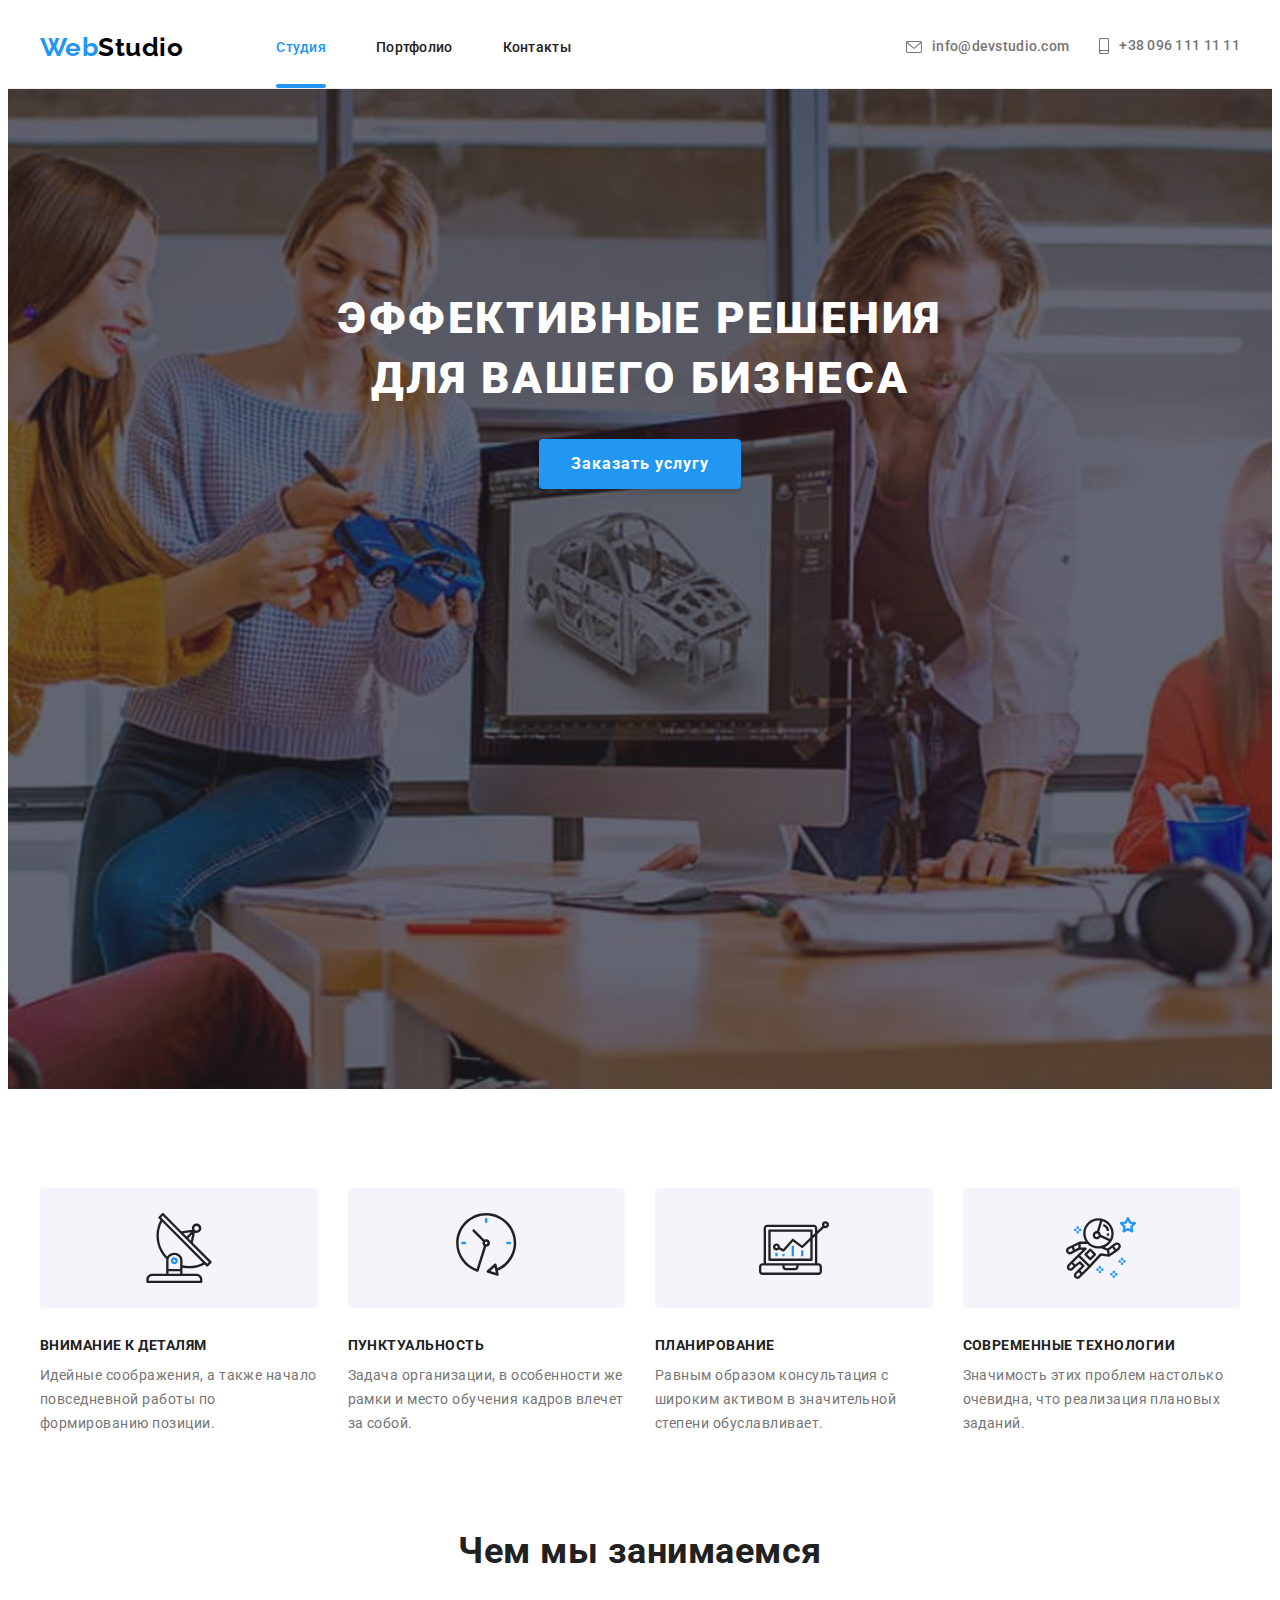
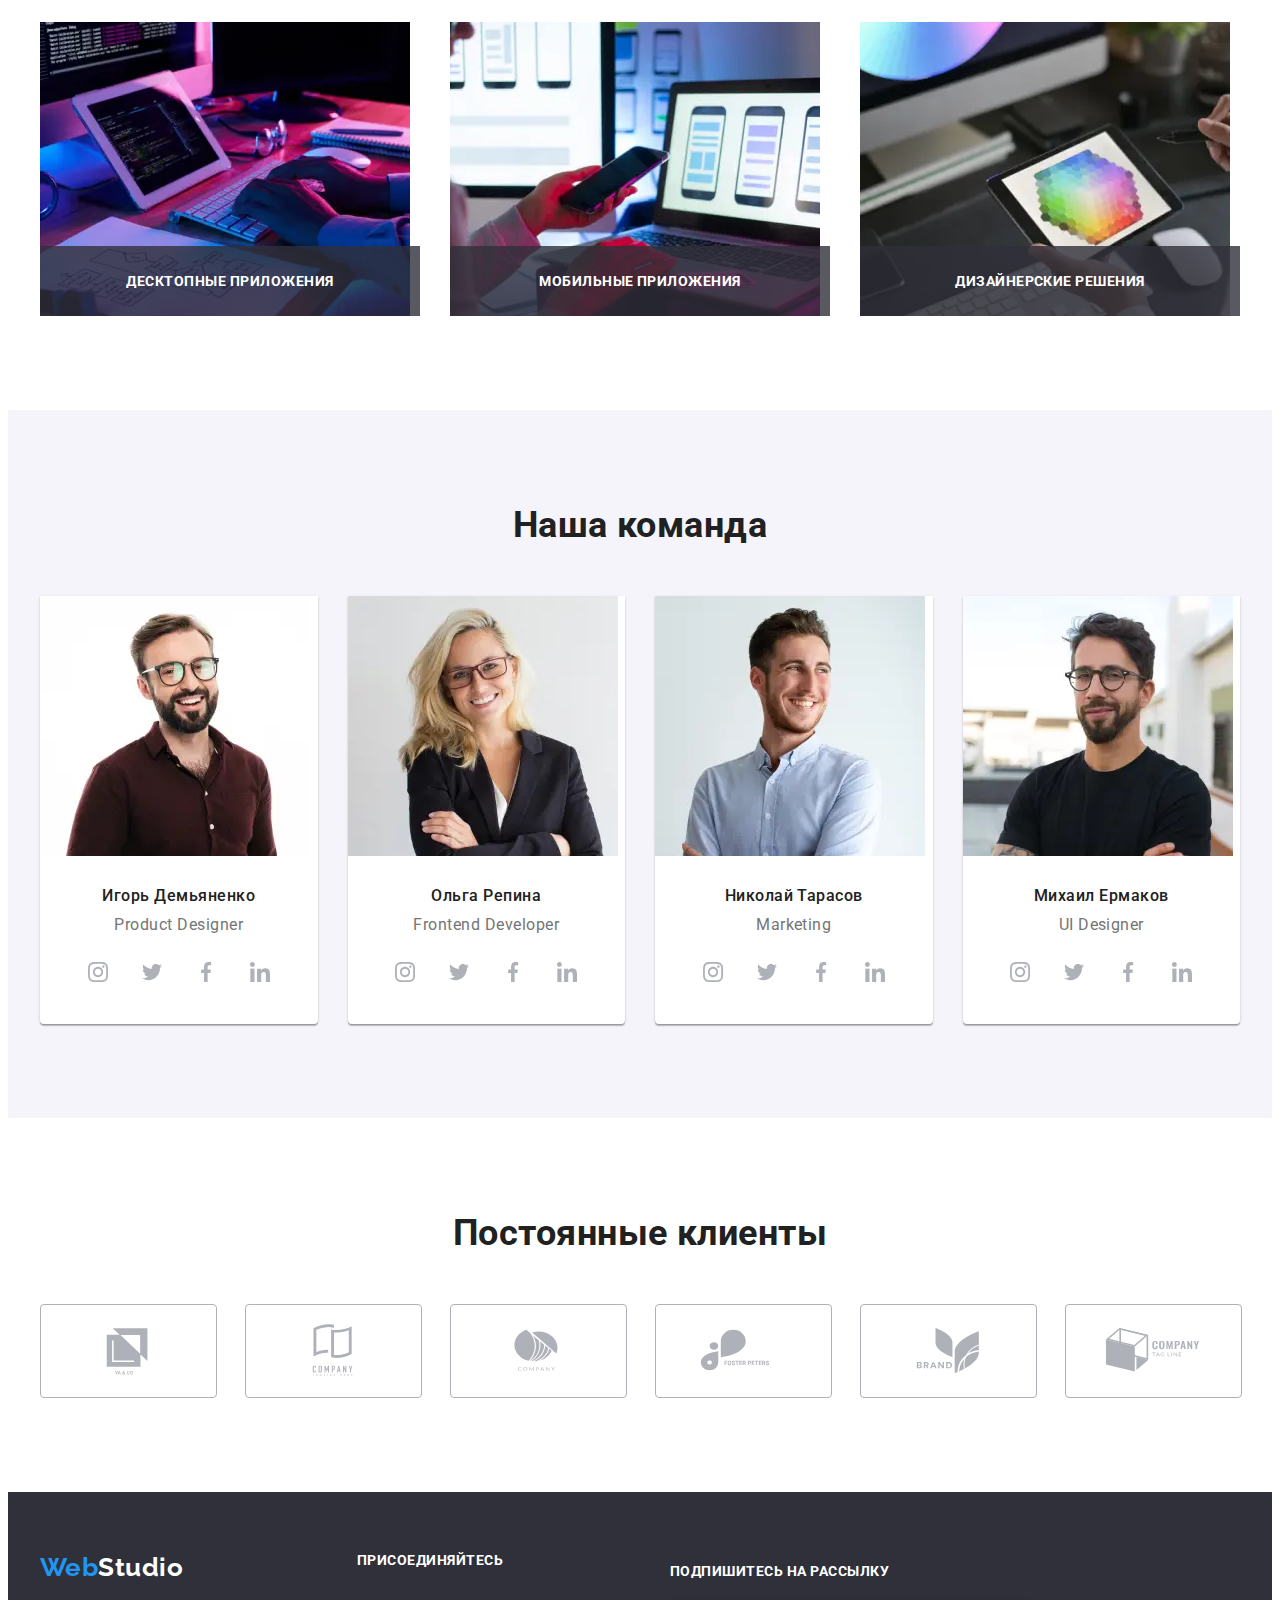
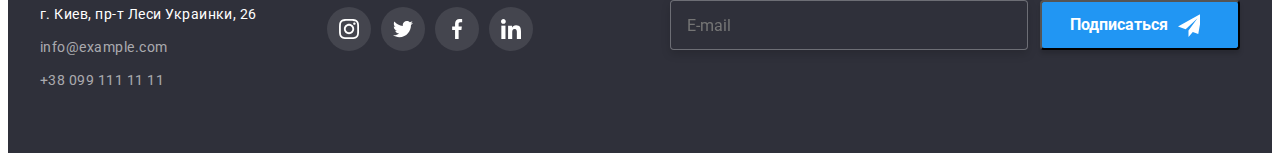
<file: index.html>
<!DOCTYPE html>
<html lang="ru">
  <head>
    <meta charset="UTF-8" />
    <meta http-equiv="X-UA-Compatible" content="IE=edge" />
    <meta name="viewport" content="width=device-width, initial-scale=1.0" />
    <title>Document</title>
    <link rel="preconnect" href="https://fonts.gstatic.com" />
    <link
      href="https://fonts.googleapis.com/css2?family=Raleway:wght@700&family=Roboto:wght@400;500;700;900&display=swap"
      rel="stylesheet"
    />
    <link
      rel="stylesheet"
      href="https://cdnjs.cloudflare.com/ajax/libs/modern-normalize/1.0.0/modern-normalize.css"
      integrity="sha512-Zx6MlUMKSVJoQ+83OwhdILe8cSEsCzfqThJd7J/VA2UrK6Ctj85p+xzqfyuNXE5B1k25uUdmJ2OzItbBy9GHAQ=="
      crossorigin="anonymous"
    />

    <link rel="stylesheet" href="./css/main.min.css" />
  </head>

  <body>
    <!-- HEADER -->
    <header class="header">
      <div class="container header-container">
        <nav class="header__site-nav list">
          <a class="logo header__logo link" href="./index.html" lang="en">
            <span class="logo__part-web">Web</span>Studio
          </a>
          <ul class="menu list">
            <li class="menu__item">
              <a class="link menu__link current" href="./index.html">Студия</a>
            </li>
            <li class="menu__item">
              <a class="link menu__link" href="./portfolio.html">Портфолио</a>
            </li>
            <li class="menu__item">
              <a class="link menu__link" href="">Контакты</a>
            </li>
          </ul>
        </nav>

        <ul class="contacts list">
          <li class="contacts__item">
            <a
              class="link menu__link contacts__address-link"
              href="mailto:info@devstudio.com"
              lang="en"
            >
              <svg class="contacts__mail-icon">
                <use href="./images/icons.svg#icon-envelope"></use>
              </svg>
              info@devstudio.com
            </a>
          </li>
          <li class="contacts__item">
            <a
              class="link menu__link contacts__address-link"
              href="tel:+380961111111"
            >
              <svg class="contacts__tel-icon">
                <use href="./images/icons.svg#icon-smartphone"></use>
              </svg>
              +38 096 111 11 11
            </a>
          </li>
        </ul>

        <button
          class="header__menu-button"
          type="button"
          aria-expanded="false"
          aria-controls="mobile-menu"
          data-menu-button
        >
          <svg
            class="header__menu-button-icon"
            aria-label="Переключатель мобильного меню"
          >
            <use href="./images/icons.svg#icon-mobile-menu"></use>
          </svg>
        </button>
        <div class="menu-mobile-form" id="mobile-menu" data-menu>
          <div class="container menu-mobile-form__container">
            <button
              class="menu-mobile-form__close-button"
              type="button"
              data-menu-close
            >
              <svg
                class="menu-mobile-form__close-button-icon"
                aria-label="Переключатель мобильного меню"
              >
                <use href="./images/icons.svg#icon-close-button"></use>
              </svg>
            </button>
            <ul class="menu-mobile list">
              <li class="menu__item menu-mobile__item">
                <a
                  class="link menu__link menu-mobile__link current"
                  href="./index.html"
                  >Студия</a
                >
              </li>
              <li class="menu__item menu-mobile__item">
                <a
                  class="link menu__link menu-mobile__link"
                  href="./portfolio.html"
                  >Портфолио</a
                >
              </li>
              <li class="menu__item menu-mobile__item">
                <a class="link menu__link menu-mobile__link" href=""
                  >Контакты</a
                >
              </li>
            </ul>
            <div>
              <ul class="menu-mobile-contacts list">
                <li class="menu-mobile-contacts__item-phone">
                  <a
                    class="
                      link
                      menu__link
                      contacts__address-link
                      menu-mobile-contacts__phone
                    "
                    href="tel:+380961111111"
                  >
                    +38 096 111 11 11
                  </a>
                </li>
                <li class="menu-mobile-contacts__item-address">
                  <a
                    class="
                      link
                      menu__link
                      contacts__address-link
                      menu-mobile-contacts__address
                    "
                    href="mailto:info@devstudio.com"
                    lang="en"
                  >
                    info@devstudio.com
                  </a>
                </li>
              </ul>
              <ul class="list social-mobile">
                <li class="social-mobile____item">
                  <a href="" class="link social-mobile__link">Instagram</a>
                </li>
                <li class="social-mobile____item">
                  <a href="" class="link social-mobile__link">Twitter</a>
                </li>
                <li class="social-mobile____item">
                  <a href="" class="link social-mobile__link">Facebook</a>
                </li>
                <li class="social-mobile____item">
                  <a href="" class="link social-mobile__link">LinkedIn</a>
                </li>
              </ul>
            </div>
          </div>
        </div>
      </div>
    </header>

    <main>
      <!-- HERO -->
      <section class="hero">
        <h1 class="hero__title">Эффективные решения для вашего бизнеса</h1>

        <button class="hero__button" type="button" data-modal-open>
          Заказать услугу
        </button>
      </section>

      <!-- SPECIFICS -->
      <section class="specifics">
        <div class="container">
          <h2 class="visually-hidden">Особенности</h2>
          <ul class="list specifics__list">
            <li class="specifics__item">
              <div class="specifics__icon--allign-center">
                <svg class="specifics__icon">
                  <use href="./images/icons.svg#icon-antenna"></use>
                </svg>
              </div>
              <h3 class="specifics__title">Внимание к деталям</h3>
              <p class="specifics__text">
                Идейные соображения, а также начало повседневной работы по
                формированию позиции.
              </p>
            </li>
            <li class="specifics__item">
              <div class="specifics__icon--allign-center">
                <svg class="specifics__icon">
                  <use href="./images/icons.svg#icon-clock"></use>
                </svg>
              </div>
              <h3 class="specifics__title">Пунктуальность</h3>
              <p class="specifics__text">
                Задача организации, в особенности же рамки и место обучения
                кадров влечет за собой.
              </p>
            </li>
            <li class="specifics__item">
              <div class="specifics__icon--allign-center">
                <svg class="specifics__icon">
                  <use href="./images/icons.svg#icon-diagram"></use>
                </svg>
              </div>
              <h3 class="specifics__title">Планирование</h3>
              <p class="specifics__text">
                Равным образом консультация с широким активом в значительной
                степени обуславливает.
              </p>
            </li>
            <li class="specifics__item">
              <div class="specifics__icon--allign-center">
                <svg class="specifics__icon">
                  <use href="./images/icons.svg#icon-astronaut"></use>
                </svg>
              </div>
              <h3 class="specifics__title">Современные технологии</h3>
              <p class="specifics__text">
                Значимость этих проблем настолько очевидна, что реализация
                плановых заданий.
              </p>
            </li>
          </ul>
        </div>
      </section>

      <!-- WORK -->
      <section class="work">
        <div class="container">
          <h2 class="work__title">Чем мы занимаемся</h2>

          <ul class="list work__list">
            <li class="work__item">
              <picture class="work-picture">
                <source
                  srcset="
                    ./images/desktop/work/work@1x_desktop.webp 1x,
                    ./images/desktop/work/work@2x_desktop.webp 2x
                  "
                  media="(min-width: 1200px)"
                  type="image/webp"
                />
                <source
                  srcset="
                    ./images/desktop/work/work@1x_desktop.jpg 1x,
                    ./images/desktop/work/work@2x_desktop.jpg 2x
                  "
                  media="(min-width: 1200px)"
                />
                <img
                  class="work__item-img"
                  src="#"
                  alt="На комрьютере пишут код и смотрят его на планшете"
                />
              </picture>
              <p class="work__item-title">Десктопные приложения</p>
            </li>
            <li class="work__item">
              <picture class="work-picture">
                <source
                  srcset="
                    ./images/desktop/work/work@1x-1_desktop.webp 1x,
                    ./images/desktop/work/work@2x-1_desktop.webp 2x
                  "
                  media="(min-width: 1200px)"
                  type="image/webp"
                />
                <source
                  srcset="
                    ./images/desktop/work/work@1x-1_desktop.jpg 1x,
                    ./images/desktop/work/work@2x-1_desktop.jpg 2x
                  "
                  media="(min-width: 1200px)"
                />
                <img
                  class="work__item-img"
                  src="#"
                  alt="На ноутбуке смотрят макеты сайтов для мобильных"
                />
              </picture>
              <p class="work__item-title">Мобильные приложения</p>
            </li>
            <li class="work__item">
              <picture class="work-picture">
                <source
                  srcset="
                    ./images/desktop/work/work@1x-2_desktop.webp 1x,
                    ./images/desktop/work/work@2x-2_desktop.webp 2x
                  "
                  media="(min-width: 1200px)"
                  type="image/webp"
                />
                <source
                  srcset="
                    ./images/desktop/work/work@1x-2_desktop.jpg 1x,
                    ./images/desktop/work/work@2x-2_desktop.jpg 2x
                  "
                  media="(min-width: 1200px)"
                />
                <img
                  class="work__item-img"
                  src="#"
                  alt="На планшете смотрят гамму цветов"
                />
              </picture>
              <p class="work__item-title">Дизайнерские решения</p>
            </li>
          </ul>
        </div>
      </section>

      <!-- TEAM -->
      <section class="section team">
        <div class="container">
          <h2 class="team__title">Наша команда</h2>
          <ul class="list team__list">
            <li class="person_card">
              <picture class="work-picture">
                <source
                  srcset="
                    ./images/desktop/team/team@1x_desktop.webp 1x,
                    ./images/desktop/team/team@2x_desktop.webp 2x
                  "
                  media="(min-width: 1200px)"
                  type="image/webp"
                />
                <source
                  srcset="
                    ./images/tablet/team/team@1x_tablet.webp 1x,
                    ./images/tablet/team/team@2x_tablet.webp 2x
                  "
                  media="(min-width: 768px)"
                  type="image/webp"
                />
                <source
                  srcset="
                    ./images/mobile/team/team@1x_mobile.webp 1x,
                    ./images/mobile/team/team@2x_mobile.webp 2x
                  "
                  media="(max-width: 767px)"
                  type="image/webp"
                />

                <source
                  srcset="
                    ./images/desktop/team/team@1x_desktop.jpg 1x,
                    ./images/desktop/team/team@2x_desktop.jpg 2x
                  "
                  media="(min-width: 1200px)"
                />
                <source
                  srcset="
                    ./images/tablet/team/team@1x_tablet.jpg 1x,
                    ./images/tablet/team/team@2x_tablet.jpg 2x
                  "
                  media="(min-width: 768px)"
                />
                <source
                  srcset="
                    ./images/mobile/team/team@1x_mobile.jpg 1x,
                    ./images/mobile/team/team@2x_mobile.jpg 2x
                  "
                  media="(max-width: 767px)"
                />
                <img class="person__img" src=".#" alt="фото Игоря Демьяненко" />
              </picture>
              <div class="person__data-block">
                <h3 class="person__name">Игорь Демьяненко</h3>
                <p class="person__profession" lang="en">Product Designer</p>
                <ul class="list social__list">
                  <li class="social__item">
                    <a class="social__link" href="">
                      <svg class="social__icon">
                        <use href="./images/icons.svg#icon-instagram"></use>
                      </svg>
                    </a>
                  </li>
                  <li class="social__item">
                    <a class="social__link" href="">
                      <svg class="social__icon">
                        <use href="./images/icons.svg#icon-twitter"></use>
                      </svg>
                    </a>
                  </li>
                  <li class="social__item">
                    <a class="social__link" href="">
                      <svg class="social__icon">
                        <use href="./images/icons.svg#icon-facebook"></use>
                      </svg>
                    </a>
                  </li>
                  <li class="social__item">
                    <a class="social__link" href="">
                      <svg class="social__icon">
                        <use href="./images/icons.svg#icon-linkedin"></use>
                      </svg>
                    </a>
                  </li>
                </ul>
              </div>
            </li>
            <li class="person_card">
              <picture class="work-picture">
                <source
                  srcset="
                    ./images/desktop/team/team@1x-1_desktop.webp 1x,
                    ./images/desktop/team/team@2x-1_desktop.webp 2x
                  "
                  media="(min-width: 1200px)"
                  type="image/webp"
                />
                <source
                  srcset="
                    ./images/tablet/team/team@1x-1_tablet.webp 1x,
                    ./images/tablet/team/team@2x-1_tablet.webp 2x
                  "
                  media="(min-width: 768px)"
                  type="image/webp"
                />
                <source
                  srcset="
                    ./images/mobile/team/team@1x-1_mobile.webp 1x,
                    ./images/mobile/team/team@2x-1_mobile.webp 2x
                  "
                  media="(max-width: 767px)"
                  type="image/webp"
                />

                <source
                  srcset="
                    ./images/desktop/team/team@1x-1_desktop.jpg 1x,
                    ./images/desktop/team/team@2x-1_desktop.jpg 2x
                  "
                  media="(min-width: 1200px)"
                />
                <source
                  srcset="
                    ./images/tablet/team/team@1x-1_tablet.jpg 1x,
                    ./images/tablet/team/team@2x-1_tablet.jpg 2x
                  "
                  media="(min-width: 768px)"
                />
                <source
                  srcset="
                    ./images/mobile/team/team@1x-1_mobile.jpg 1x,
                    ./images/mobile/team/team@2x-1_mobile.jpg 2x
                  "
                  media="(max-width: 767px)"
                />
                <img class="person__img" src="#" alt="фото Ольги Репиной" />
              </picture>
              <div class="person__data-block">
                <h3 class="person__name">Ольга Репина</h3>
                <p class="person__profession" lang="en">Frontend Developer</p>
                <ul class="list social__list">
                  <li class="social__item">
                    <a class="social__link" href="">
                      <svg class="social__icon">
                        <use href="./images/icons.svg#icon-instagram"></use>
                      </svg>
                    </a>
                  </li>
                  <li class="social__item">
                    <a class="social__link" href="">
                      <svg class="social__icon">
                        <use href="./images/icons.svg#icon-twitter"></use>
                      </svg>
                    </a>
                  </li>
                  <li class="social__item">
                    <a class="social__link" href="">
                      <svg class="social__icon">
                        <use href="./images/icons.svg#icon-facebook"></use>
                      </svg>
                    </a>
                  </li>
                  <li class="social__item">
                    <a class="social__link" href="">
                      <svg class="social__icon">
                        <use href="./images/icons.svg#icon-linkedin"></use>
                      </svg>
                    </a>
                  </li>
                </ul>
              </div>
            </li>
            <li class="person_card">
              <picture class="work-picture">
                <source
                  srcset="
                    ./images/desktop/team/team@1x-2_desktop.webp 1x,
                    ./images/desktop/team/team@2x-2_desktop.webp 2x
                  "
                  media="(min-width: 1200px)"
                  type="image/webp"
                />
                <source
                  srcset="
                    ./images/tablet/team/team@1x-2_tablet.webp 1x,
                    ./images/tablet/team/team@2x-2_tablet.webp 2x
                  "
                  media="(min-width: 768px)"
                  type="image/webp"
                />
                <source
                  srcset="
                    ./images/mobile/team/team@1x-2_mobile.webp 1x,
                    ./images/mobile/team/team@2x-2_mobile.webp 2x
                  "
                  media="(max-width: 767px)"
                  type="image/webp"
                />

                <source
                  srcset="
                    ./images/desktop/team/team@1x-2_desktop.jpg 1x,
                    ./images/desktop/team/team@2x-2_desktop.jpg 2x
                  "
                  media="(min-width: 1200px)"
                />
                <source
                  srcset="
                    ./images/tablet/team/team@1x-2_tablet.jpg 1x,
                    ./images/tablet/team/team@2x-2_tablet.jpg 2x
                  "
                  media="(min-width: 768px)"
                />
                <source
                  srcset="
                    ./images/mobile/team/team@1x-2_mobile.jpg 1x,
                    ./images/mobile/team/team@2x-2_mobile.jpg 2x
                  "
                  media="(max-width: 767px)"
                />
                <img class="person__img" src="#" alt="фото Николая Тарасова" />
              </picture>
              <div class="person__data-block">
                <h3 class="person__name">Николай Тарасов</h3>
                <p class="person__profession" lang="en">Marketing</p>
                <ul class="list social__list">
                  <li class="social__item">
                    <a class="social__link" href="">
                      <svg class="social__icon">
                        <use href="./images/icons.svg#icon-instagram"></use>
                      </svg>
                    </a>
                  </li>
                  <li class="social__item">
                    <a class="social__link" href="">
                      <svg class="social__icon">
                        <use href="./images/icons.svg#icon-twitter"></use>
                      </svg>
                    </a>
                  </li>
                  <li class="social__item">
                    <a class="social__link" href="">
                      <svg class="social__icon">
                        <use href="./images/icons.svg#icon-facebook"></use>
                      </svg>
                    </a>
                  </li>
                  <li class="social__item">
                    <a class="social__link" href="">
                      <svg class="social__icon">
                        <use href="./images/icons.svg#icon-linkedin"></use>
                      </svg>
                    </a>
                  </li>
                </ul>
              </div>
            </li>
            <li class="person_card">
              <picture class="work-picture">
                <source
                  srcset="
                    ./images/desktop/team/team@1x-3_desktop.webp 1x,
                    ./images/desktop/team/team@2x-3_desktop.webp 2x
                  "
                  media="(min-width: 1200px)"
                  type="image/webp"
                />
                <source
                  srcset="
                    ./images/tablet/team/team@1x-3_tablet.webp 1x,
                    ./images/tablet/team/team@2x-3_tablet.webp 2x
                  "
                  media="(min-width: 768px)"
                  type="image/webp"
                />
                <source
                  srcset="
                    ./images/mobile/team/team@1x-3_mobile.webp 1x,
                    ./images/mobile/team/team@2x-3_mobile.webp 2x
                  "
                  media="(max-width: 767px)"
                  type="image/webp"
                />

                <source
                  srcset="
                    ./images/desktop/team/team@1x-3_desktop.jpg 1x,
                    ./images/desktop/team/team@2x-3_desktop.jpg 2x
                  "
                  media="(min-width: 1200px)"
                />
                <source
                  srcset="
                    ./images/tablet/team/team@1x-3_tablet.jpg 1x,
                    ./images/tablet/team/team@2x-3_tablet.jpg 2x
                  "
                  media="(min-width: 768px)"
                />
                <source
                  srcset="
                    ./images/mobile/team/team@1x-3_mobile.jpg 1x,
                    ./images/mobile/team/team@2x-3_mobile.jpg 2x
                  "
                  media="(max-width: 767px)"
                />
                <img class="person__img" src="#" alt="фото Михаила Ермакова" />
              </picture>
              <div class="person__data-block">
                <h3 class="person__name">Михаил Ермаков</h3>
                <p class="person__profession" lang="en">UI Designer</p>
                <ul class="list social__list">
                  <li class="social__item">
                    <a class="social__link" href="">
                      <svg class="social__icon">
                        <use href="./images/icons.svg#icon-instagram"></use>
                      </svg>
                    </a>
                  </li>
                  <li class="social__item">
                    <a class="social__link" href="">
                      <svg class="social__icon">
                        <use href="./images/icons.svg#icon-twitter"></use>
                      </svg>
                    </a>
                  </li>
                  <li class="social__item">
                    <a class="social__link" href="">
                      <svg class="social__icon">
                        <use href="./images/icons.svg#icon-facebook"></use>
                      </svg>
                    </a>
                  </li>
                  <li class="social__item">
                    <a class="social__link" href="">
                      <svg class="social__icon">
                        <use href="./images/icons.svg#icon-linkedin"></use>
                      </svg>
                    </a>
                  </li>
                </ul>
              </div>
            </li>
          </ul>
        </div>
      </section>

      <!-- CLIENTS -->
      <section class="section">
        <div class="container">
          <h2 class="clients__title">Постоянные клиенты</h2>
          <ul class="list clients__list">
            <li class="clients__item">
              <a class="link clients__link" href="">
                <svg class="clients__icon">
                  <use href="./images/icons.svg#icon-client-logo-01"></use>
                </svg>
              </a>
            </li>
            <li class="clients__item">
              <a class="link clients__link" href="">
                <svg class="clients__icon">
                  <use href="./images/icons.svg#icon-client-logo-02"></use>
                </svg>
              </a>
            </li>
            <li class="clients__item">
              <a class="link clients__link" href="">
                <svg class="clients__icon">
                  <use href="./images/icons.svg#icon-client-logo-03"></use>
                </svg>
              </a>
            </li>
            <li class="clients__item">
              <a class="link clients__link" href="">
                <svg class="clients__icon">
                  <use href="./images/icons.svg#icon-client-logo-04"></use>
                </svg>
              </a>
            </li>
            <li class="clients__item">
              <a class="link clients__link" href="">
                <svg class="clients__icon">
                  <use href="./images/icons.svg#icon-client-logo-05"></use>
                </svg>
              </a>
            </li>
            <li class="clients__item">
              <a class="link clients__link" href="">
                <svg class="clients__icon">
                  <use href="./images/icons.svg#icon-client-logo-06"></use>
                </svg>
              </a>
            </li>
          </ul>
        </div>
      </section>
    </main>

    <!-- FOOTER -->
    <footer class="footer">
      <div class="container footer__list">
        <div class="footer__address-wrapper">
          <div class="footer__address">
            <a href="./index.html" class="link footer__logo" lang="en">
              <span class="logo__part-web">Web</span>Studio
            </a>
            <address class="address">
              <ul class="list address__list">
                <li class="address__item">
                  <a
                    class="link address__link"
                    href="https://www.google.com/maps/d/viewer?mid=10uSM3H-mIU3GznYo2szRIEphczw&usp=sharing"
                    target="_blank"
                    rel="noreferrer noopener"
                  >
                    г. Киев, пр-т Леси Украинки, 26
                  </a>
                </li>
                <li class="address__item">
                  <a
                    class="link address__smart"
                    href="mailto:info@example.com"
                    lang="en"
                  >
                    info@example.com
                  </a>
                </li>
                <li class="address__item">
                  <a class="link address__smart" href="tel:+380991111111">
                    +38 099 111 11 11
                  </a>
                </li>
              </ul>
            </address>
          </div>
          <div class="footer__social-block">
            <h2 class="footer__social-title">присоединяйтесь</h2>
            <ul class="list social__list footer__social-list">
              <li class="social__item">
                <a class="social__link footer__social-link" href="">
                  <svg class="social__icon">
                    <use href="./images/icons.svg#icon-instagram"></use>
                  </svg>
                </a>
              </li>
              <li class="social__item">
                <a class="social__link footer__social-link" href="">
                  <svg class="social__icon">
                    <use href="./images/icons.svg#icon-twitter"></use>
                  </svg>
                </a>
              </li>
              <li class="social__item">
                <a class="social__link footer__social-link" href="">
                  <svg class="social__icon">
                    <use href="./images/icons.svg#icon-facebook"></use>
                  </svg>
                </a>
              </li>
              <li class="social__item">
                <a class="social__link footer__social-link" href="">
                  <svg class="social__icon">
                    <use href="./images/icons.svg#icon-linkedin"></use>
                  </svg>
                </a>
              </li>
            </ul>
          </div>
        </div>
        <form class="form" action="#">
          <label class="form__title" for="input-e-mail"
            >Подпишитесь на рассылку</label
          >
          <div class="form__submot">
            <input
              class="form__input"
              type="email"
              id="input-e-mail"
              name="email"
              placeholder="E-mail"
            />
            <button class="form__button" type="submit">
              Подписаться
              <svg class="form__send-icon">
                <use href="./images/icons.svg#icon-send"></use>
              </svg>
            </button>
          </div>
        </form>
      </div>
    </footer>

    <div class="backdrop is-hidden" data-modal>
      <div class="modal-wrapper">
        <button class="modal__button" type="button" data-modal-close>
          <svg class="modal__icon">
            <use href="./images/icons.svg#icon-close-button"></use>
          </svg>
        </button>
        <form class="modal__form">
          <p class="modal__title">Оставьте свои данные, мы вам перезвоним</p>
          <div class="modal__inputs">
            <label class="modal__group">
              <span class="modal__label">Имя</span>
              <span class="modal__input-group">
                <input
                  class="modal__input-info"
                  type="text"
                  name="name"
                  minlength="2"
                  title="Введите своё имя"
                  placeholder="Василий Петрович"
                  required
                />
                <svg class="modal__input-icon">
                  <use href="./images/icons.svg#icon-person"></use>
                </svg>
              </span>
            </label>

            <label class="modal__group">
              <span class="modal__label">Телефон</span>
              <span class="modal__input-group">
                <input
                  class="modal__input-info"
                  type="tel"
                  name="phome"
                  title="Ведите номер телефона"
                  placeholder="+38(000)00-00-00"
                  required
                />
                <svg class="modal__input-icon">
                  <use href="./images/icons.svg#icon-phone"></use>
                </svg>
              </span>
            </label>

            <label class="modal__group">
              <span class="modal__label">Почта</span>
              <span class="modal__input-group">
                <input
                  class="modal__input-info"
                  type="email"
                  name="email"
                  title="Введите почтовый ящик"
                  placeholder="example@mail.com"
                />
                <svg class="modal__input-icon">
                  <use href="./images/icons.svg#icon-email"></use>
                </svg>
              </span>
            </label>

            <div class="modal__group-comment">
              <label class="modal__label" for="comment">Комментарий</label>
              <textarea
                class="modal__comment"
                name="comment"
                id="comment"
                placeholder="Введите текст"
                title="Тут можно написать свой комментарий"
                maxlength="400"
              ></textarea>
            </div>

            <label class="modal__confirm">
              <input
                class="modal__confirm-checkbox visually-hidden"
                type="checkbox"
                name="confirm"
              />
              <span class="modal__checkbox-icon"></span>
              <span class="modal__confirm-conditions"
                >Соглашаюсь с рассылкой и принимаю
                <a href="">Условия договора</a>
              </span>
            </label>

            <button class="modal__button-submit" type="submit">
              Отправить
            </button>
          </div>
        </form>
      </div>
    </div>
    <script src="./js/modal.js"></script>
    <script src="./js/mobile-menu.js"></script>
  </body>
</html>
</file>
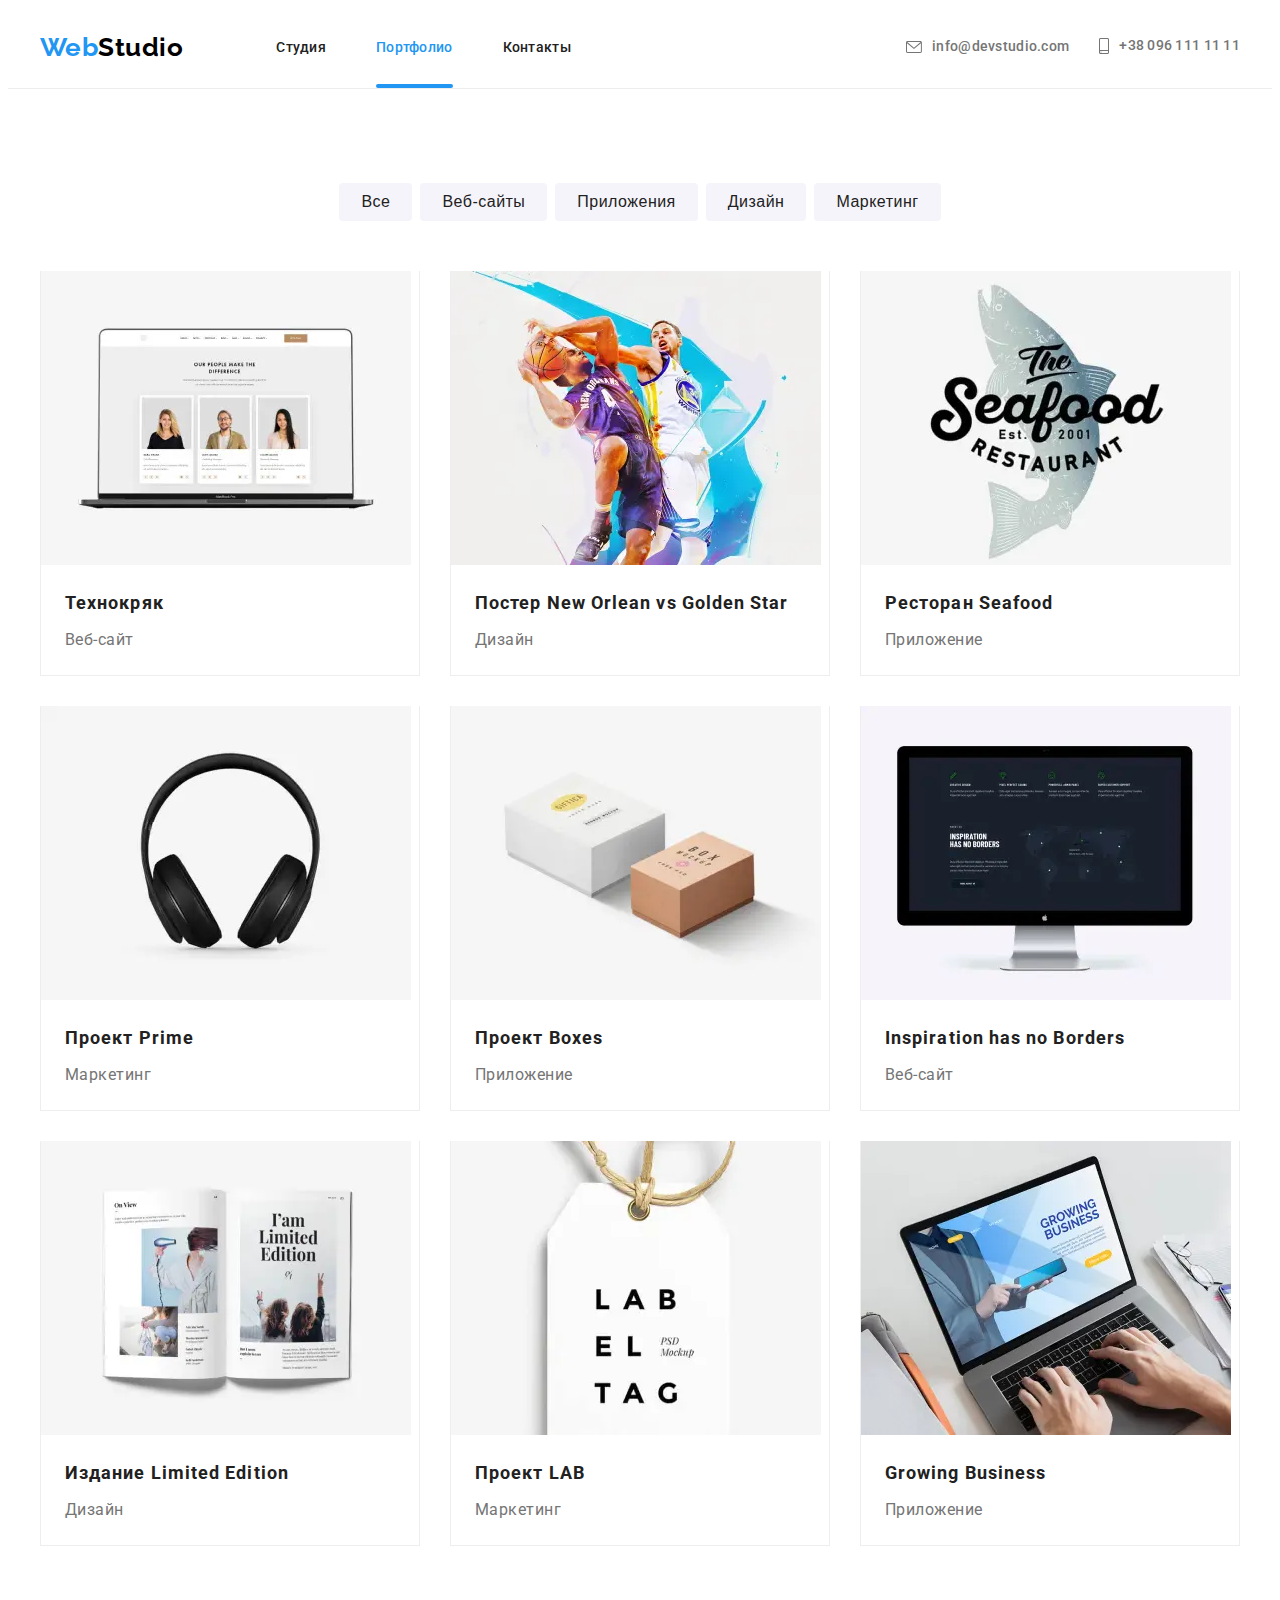
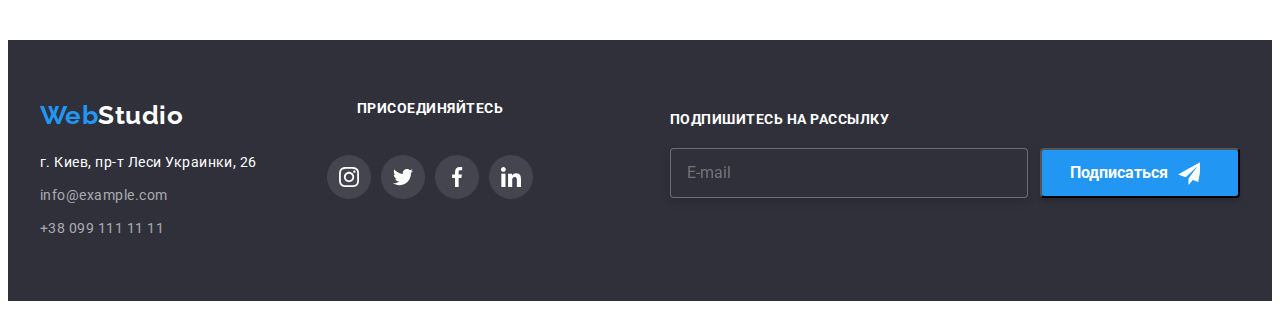
<file: portfolio.html>
<!DOCTYPE html>
<html lang="ru">
  <head>
    <meta charset="UTF-8" />
    <meta http-equiv="X-UA-Compatible" content="IE=edge" />
    <meta name="viewport" content="width=device-width, initial-scale=1.0" />
    <title>Document</title>
    <link rel="preconnect" href="https://fonts.gstatic.com" />
    <link
      href="https://fonts.googleapis.com/css2?family=Raleway:wght@700&family=Roboto:wght@400;500;700;900&display=swap"
      rel="stylesheet"
    />
    <link
      rel="stylesheet"
      href="https://cdnjs.cloudflare.com/ajax/libs/modern-normalize/1.0.0/modern-normalize.css"
      integrity="sha512-Zx6MlUMKSVJoQ+83OwhdILe8cSEsCzfqThJd7J/VA2UrK6Ctj85p+xzqfyuNXE5B1k25uUdmJ2OzItbBy9GHAQ=="
      crossorigin="anonymous"
    />
    <link rel="stylesheet" href="./css/main.min.css" />
  </head>

  <body>
    <!-- HEADER -->
    <header class="header">
      <div class="container header-container">
        <nav class="header__site-nav list">
          <a class="logo header__logo link" href="./index.html" lang="en">
            <span class="logo__part-web">Web</span>Studio
          </a>
          <ul class="menu list">
            <li class="menu__item">
              <a class="link menu__link" href="./index.html">Студия</a>
            </li>
            <li class="menu__item">
              <a class="link menu__link current" href="./portfolio.html"
                >Портфолио</a
              >
            </li>
            <li class="menu__item">
              <a class="link menu__link" href="">Контакты</a>
            </li>
          </ul>
        </nav>

        <ul class="contacts list">
          <li class="contacts__item">
            <a
              class="link menu__link contacts__address-link"
              href="mailto:info@devstudio.com"
              lang="en"
            >
              <svg class="contacts__mail-icon">
                <use href="./images/icons.svg#icon-envelope"></use>
              </svg>
              info@devstudio.com
            </a>
          </li>
          <li class="contacts__item">
            <a
              class="link menu__link contacts__address-link"
              href="tel:+380961111111"
            >
              <svg class="contacts__tel-icon">
                <use href="./images/icons.svg#icon-smartphone"></use>
              </svg>
              +38 096 111 11 11
            </a>
          </li>
        </ul>

        <button
          class="header__menu-button"
          type="button"
          aria-expanded="false"
          aria-controls="mobile-menu"
          data-menu-button
        >
          <svg
            class="header__menu-button-icon"
            aria-label="Переключатель мобильного меню"
          >
            <use href="./images/icons.svg#icon-mobile-menu"></use>
          </svg>
        </button>
        <div class="menu-mobile-form" id="mobile-menu" data-menu>
          <div class="container menu-mobile-form__container">
            <button
              class="menu-mobile-form__close-button"
              type="button"
              data-menu-close
            >
              <svg
                class="menu-mobile-form__close-button-icon"
                aria-label="Переключатель мобильного меню"
              >
                <use href="./images/icons.svg#icon-close-button"></use>
              </svg>
            </button>
            <ul class="menu-mobile list">
              <li class="menu__item menu-mobile__item">
                <a class="link menu__link menu-mobile__link" href="./index.html"
                  >Студия</a
                >
              </li>
              <li class="menu__item menu-mobile__item">
                <a
                  class="link menu__link menu-mobile__link current"
                  href="./portfolio.html"
                  >Портфолио</a
                >
              </li>
              <li class="menu__item menu-mobile__item">
                <a class="link menu__link menu-mobile__link" href=""
                  >Контакты</a
                >
              </li>
            </ul>
            <div>
              <ul class="menu-mobile-contacts list">
                <li class="menu-mobile-contacts__item-phone">
                  <a
                    class="
                      link
                      menu__link
                      contacts__address-link
                      menu-mobile-contacts__phone
                    "
                    href="tel:+380961111111"
                  >
                    +38 096 111 11 11
                  </a>
                </li>
                <li class="menu-mobile-contacts__item-address">
                  <a
                    class="
                      link
                      menu__link
                      contacts__address-link
                      menu-mobile-contacts__address
                    "
                    href="mailto:info@devstudio.com"
                    lang="en"
                  >
                    info@devstudio.com
                  </a>
                </li>
              </ul>
              <ul class="list social-mobile">
                <li class="social-mobile____item">
                  <a href="" class="link social-mobile__link">Instagram</a>
                </li>
                <li class="social-mobile____item">
                  <a href="" class="link social-mobile__link">Twitter</a>
                </li>
                <li class="social-mobile____item">
                  <a href="" class="link social-mobile__link">Facebook</a>
                </li>
                <li class="social-mobile____item">
                  <a href="" class="link social-mobile__link">LinkedIn</a>
                </li>
              </ul>
            </div>
          </div>
        </div>
      </div>
    </header>

    <main>
      <!-- FILTERS AND CARDS -->
      <section class="section">
        <div class="container">
          <h1 class="visually-hidden">Фильтра и Карточки</h1>
          <ul class="list filters__list">
            <li class="filters__item">
              <button class="filters__button" type="button">Все</button>
            </li>
            <li class="filters__item">
              <button class="filters__button" type="button">Веб-сайты</button>
            </li>
            <li class="filters__item">
              <button class="filters__button" type="button">Приложения</button>
            </li>
            <li class="filters__item">
              <button class="filters__button" type="button">Дизайн</button>
            </li>
            <li class="filters__item">
              <button class="filters__button" type="button">Маркетинг</button>
            </li>
          </ul>

          <ul class="list cards__list">
            <li class="cards__item">
              <a class="link cards__link" href="">
                <div class="cards__img">
                  <picture class="work-picture">
                    <source
                      srcset="
                        ./images/desktop/portfolio/portfolio@1x_desktop.webp 1x,
                        ./images/desktop/portfolio/portfolio@2x_desktop.webp 2x
                      "
                      media="(min-width: 1200px)"
                      type="image/webp"
                    />
                    <source
                      srcset="
                        ./images/tablet/portfolio/portfolio@1x_tablet.webp 1x,
                        ./images/tablet/portfolio/portfolio@2x_tablet.webp 2x
                      "
                      media="(min-width: 768px)"
                      type="image/webp"
                    />
                    <source
                      srcset="
                        ./images/mobile/portfolio/portfolio@1x_mobile.webp 1x,
                        ./images/mobile/portfolio/portfolio@2x_mobile.webp 2x
                      "
                      media="(max-width: 767px)"
                      type="image/webp"
                    />

                    <source
                      srcset="
                        ./images/desktop/portfolio/portfolio@1x_desktop.jpg 1x,
                        ./images/desktop/portfolio/portfolio@2x_desktop.jpg 2x
                      "
                      media="(min-width: 1200px)"
                    />
                    <source
                      srcset="
                        ./images/tablet/portfolio/portfolio@1x_tablet.jpg 1x,
                        ./images/tablet/portfolio/portfolio@2x_tablet.jpg 2x
                      "
                      media="(min-width: 768px)"
                    />
                    <source
                      srcset="
                        ./images/mobile/portfolio/portfolio@1x_mobile.jpg 1x,
                        ./images/mobile/portfolio/portfolio@2x_mobile.jpg 2x
                      "
                      media="(max-width: 767px)"
                    />
                    <img src="#" alt="На ноутбуке сайт с карточками" />
                  </picture>
                  <p class="overlay">
                    Технокряк это современная площадка распространения
                    коронавируса. Компании используют эту платформу для
                    цифрового шпионажа и атак на защищённые сервера конкурентов.
                  </p>
                </div>
                <div class="cards__text">
                  <h2 class="cards__title">Технокряк</h2>
                  <p class="cards__type">Веб-сайт</p>
                </div>
              </a>
            </li>
            <li class="cards__item">
              <a class="link cards__link" href="">
                <div class="cards__img">
                  <picture class="work-picture">
                    <source
                      srcset="
                        ./images/desktop/portfolio/portfolio@1x-1_desktop.webp 1x,
                        ./images/desktop/portfolio/portfolio@2x-1_desktop.webp 2x
                      "
                      media="(min-width: 1200px)"
                      type="image/webp"
                    />
                    <source
                      srcset="
                        ./images/tablet/portfolio/portfolio@1x-1_tablet.webp 1x,
                        ./images/tablet/portfolio/portfolio@2x-1_tablet.webp 2x
                      "
                      media="(min-width: 768px)"
                      type="image/webp"
                    />
                    <source
                      srcset="
                        ./images/mobile/portfolio/portfolio@1x-1_mobile.webp 1x,
                        ./images/mobile/portfolio/portfolio@2x-1_mobile.webp 2x
                      "
                      media="(max-width: 767px)"
                      type="image/webp"
                    />

                    <source
                      srcset="
                        ./images/desktop/portfolio/portfolio@1x-1_desktop.jpg 1x,
                        ./images/desktop/portfolio/portfolio@2x-1_desktop.jpg 2x
                      "
                      media="(min-width: 1200px)"
                    />
                    <source
                      srcset="
                        ./images/tablet/portfolio/portfolio@1x-1_tablet.jpg 1x,
                        ./images/tablet/portfolio/portfolio@2x-1_tablet.jpg 2x
                      "
                      media="(min-width: 768px)"
                    />
                    <source
                      srcset="
                        ./images/mobile/portfolio/portfolio@1x-1_mobile.jpg 1x,
                        ./images/mobile/portfolio/portfolio@2x-1_mobile.jpg 2x
                      "
                      media="(max-width: 767px)"
                    />
                    <img src="#" alt="Два спортсмена баскетболиста" />
                  </picture>
                  <div class="overlay">
                    <p>
                      Технокряк это современная площадка распространения
                      коронавируса. Компании используют эту платформу для
                      цифрового шпионажа и атак на защищённые сервера
                      конкурентов.
                    </p>
                  </div>
                </div>
                <div class="cards__text">
                  <h2 class="cards__title">Постер New Orlean vs Golden Star</h2>
                  <p class="cards__type">Дизайн</p>
                </div>
              </a>
            </li>
            <li class="cards__item">
              <a class="link cards__link" href="">
                <div class="cards__img">
                  <picture class="work-picture">
                    <source
                      srcset="
                        ./images/desktop/portfolio/portfolio@1x-2_desktop.webp 1x,
                        ./images/desktop/portfolio/portfolio@2x-2_desktop.webp 2x
                      "
                      media="(min-width: 1200px)"
                      type="image/webp"
                    />
                    <source
                      srcset="
                        ./images/tablet/portfolio/portfolio@1x-2_tablet.webp 1x,
                        ./images/tablet/portfolio/portfolio@2x-2_tablet.webp 2x
                      "
                      media="(min-width: 768px)"
                      type="image/webp"
                    />
                    <source
                      srcset="
                        ./images/mobile/portfolio/portfolio@1x-2_mobile.webp 1x,
                        ./images/mobile/portfolio/portfolio@2x-2_mobile.webp 2x
                      "
                      media="(max-width: 767px)"
                      type="image/webp"
                    />

                    <source
                      srcset="
                        ./images/desktop/portfolio/portfolio@1x-2_desktop.jpg 1x,
                        ./images/desktop/portfolio/portfolio@2x-2_desktop.jpg 2x
                      "
                      media="(min-width: 1200px)"
                    />
                    <source
                      srcset="
                        ./images/tablet/portfolio/portfolio@1x-2_tablet.jpg 1x,
                        ./images/tablet/portfolio/portfolio@2x-2_tablet.jpg 2x
                      "
                      media="(min-width: 768px)"
                    />
                    <source
                      srcset="
                        ./images/mobile/portfolio/portfolio@1x-2_mobile.jpg 1x,
                        ./images/mobile/portfolio/portfolio@2x-2_mobile.jpg 2x
                      "
                      media="(max-width: 767px)"
                    />
                    <img
                      class="cards-list-item-img"
                      src="#"
                      alt="Логотип ресторана Seafood"
                    />
                  </picture>
                  <div class="overlay">
                    <p>
                      Технокряк это современная площадка распространения
                      коронавируса. Компании используют эту платформу для
                      цифрового шпионажа и атак на защищённые сервера
                      конкурентов.
                    </p>
                  </div>
                </div>
                <div class="cards__text">
                  <h2 class="cards__title">Ресторан Seafood</h2>
                  <p class="cards__type">Приложение</p>
                </div>
              </a>
            </li>
            <li class="cards__item">
              <a class="link cards__link" href="">
                <div class="cards__img">
                  <picture class="work-picture">
                    <source
                      srcset="
                        ./images/desktop/portfolio/portfolio@1x-3_desktop.webp 1x,
                        ./images/desktop/portfolio/portfolio@2x-3_desktop.webp 2x
                      "
                      media="(min-width: 1200px)"
                      type="image/webp"
                    />
                    <source
                      srcset="
                        ./images/tablet/portfolio/portfolio@1x-3_tablet.webp 1x,
                        ./images/tablet/portfolio/portfolio@2x-3_tablet.webp 2x
                      "
                      media="(min-width: 768px)"
                      type="image/webp"
                    />
                    <source
                      srcset="
                        ./images/mobile/portfolio/portfolio@1x-3_mobile.webp 1x,
                        ./images/mobile/portfolio/portfolio@2x-3_mobile.webp 2x
                      "
                      media="(max-width: 767px)"
                      type="image/webp"
                    />

                    <source
                      srcset="
                        ./images/desktop/portfolio/portfolio@1x-3_desktop.jpg 1x,
                        ./images/desktop/portfolio/portfolio@2x-3_desktop.jpg 2x
                      "
                      media="(min-width: 1200px)"
                    />
                    <source
                      srcset="
                        ./images/tablet/portfolio/portfolio@1x-3_tablet.jpg 1x,
                        ./images/tablet/portfolio/portfolio@2x-3_tablet.jpg 2x
                      "
                      media="(min-width: 768px)"
                    />
                    <source
                      srcset="
                        ./images/mobile/portfolio/portfolio@1x-3_mobile.jpg 1x,
                        ./images/mobile/portfolio/portfolio@2x-3_mobile.jpg 2x
                      "
                      media="(max-width: 767px)"
                    />
                    <img src="#" alt="Наушники" />
                  </picture>
                  <div class="overlay">
                    <p>
                      Технокряк это современная площадка распространения
                      коронавируса. Компании используют эту платформу для
                      цифрового шпионажа и атак на защищённые сервера
                      конкурентов.
                    </p>
                  </div>
                </div>
                <div class="cards__text">
                  <h2 class="cards__title">Проект Prime</h2>
                  <p class="cards__type">Маркетинг</p>
                </div>
              </a>
            </li>
            <li class="cards__item">
              <a class="link cards__link" href="">
                <div class="cards__img">
                  <picture class="work-picture">
                    <source
                      srcset="
                        ./images/desktop/portfolio/portfolio@1x-4_desktop.webp 1x,
                        ./images/desktop/portfolio/portfolio@2x-4_desktop.webp 2x
                      "
                      media="(min-width: 1200px)"
                      type="image/webp"
                    />
                    <source
                      srcset="
                        ./images/tablet/portfolio/portfolio@1x-4_tablet.webp 1x,
                        ./images/tablet/portfolio/portfolio@2x-4_tablet.webp 2x
                      "
                      media="(min-width: 768px)"
                      type="image/webp"
                    />
                    <source
                      srcset="
                        ./images/mobile/portfolio/portfolio@1x-4_mobile.webp 1x,
                        ./images/mobile/portfolio/portfolio@2x-4_mobile.webp 2x
                      "
                      media="(max-width: 767px)"
                      type="image/webp"
                    />

                    <source
                      srcset="
                        ./images/desktop/portfolio/portfolio@1x-4_desktop.jpg 1x,
                        ./images/desktop/portfolio/portfolio@2x-4_desktop.jpg 2x
                      "
                      media="(min-width: 1200px)"
                    />
                    <source
                      srcset="
                        ./images/tablet/portfolio/portfolio@1x-4_tablet.jpg 1x,
                        ./images/tablet/portfolio/portfolio@2x-4_tablet.jpg 2x
                      "
                      media="(min-width: 768px)"
                    />
                    <source
                      srcset="
                        ./images/mobile/portfolio/portfolio@1x-4_mobile.jpg 1x,
                        ./images/mobile/portfolio/portfolio@2x-4_mobile.jpg 2x
                      "
                      media="(max-width: 767px)"
                    />
                    <img src="#" alt="Две коробки" />
                  </picture>
                  <div class="overlay">
                    <p>
                      Технокряк это современная площадка распространения
                      коронавируса. Компании используют эту платформу для
                      цифрового шпионажа и атак на защищённые сервера
                      конкурентов.
                    </p>
                  </div>
                </div>
                <div class="cards__text">
                  <h2 class="cards__title">Проект Boxes</h2>
                  <p class="cards__type">Приложение</p>
                </div>
              </a>
            </li>
            <li class="cards__item">
              <a class="link cards__link" href="">
                <div class="cards__img">
                  <picture class="work-picture">
                    <source
                      srcset="
                        ./images/desktop/portfolio/portfolio@1x-5_desktop.webp 1x,
                        ./images/desktop/portfolio/portfolio@2x-5_desktop.webp 2x
                      "
                      media="(min-width: 1200px)"
                      type="image/webp"
                    />
                    <source
                      srcset="
                        ./images/tablet/portfolio/portfolio@1x-5_tablet.webp 1x,
                        ./images/tablet/portfolio/portfolio@2x-5_tablet.webp 2x
                      "
                      media="(min-width: 768px)"
                      type="image/webp"
                    />
                    <source
                      srcset="
                        ./images/mobile/portfolio/portfolio@1x-5_mobile.webp 1x,
                        ./images/mobile/portfolio/portfolio@2x-5_mobile.webp 2x
                      "
                      media="(max-width: 767px)"
                      type="image/webp"
                    />

                    <source
                      srcset="
                        ./images/desktop/portfolio/portfolio@1x-5_desktop.jpg 1x,
                        ./images/desktop/portfolio/portfolio@2x-5_desktop.jpg 2x
                      "
                      media="(min-width: 1200px)"
                    />
                    <source
                      srcset="
                        ./images/tablet/portfolio/portfolio@1x-5_tablet.jpg 1x,
                        ./images/tablet/portfolio/portfolio@2x-5_tablet.jpg 2x
                      "
                      media="(min-width: 768px)"
                    />
                    <source
                      srcset="
                        ./images/mobile/portfolio/portfolio@1x-5_mobile.jpg 1x,
                        ./images/mobile/portfolio/portfolio@2x-5_mobile.jpg 2x
                      "
                      media="(max-width: 767px)"
                    />
                    <img src="#" alt="Ноутбук с сайтом на мониторе" />
                  </picture>
                  <div class="overlay">
                    <p>
                      Технокряк это современная площадка распространения
                      коронавируса. Компании используют эту платформу для
                      цифрового шпионажа и атак на защищённые сервера
                      конкурентов.
                    </p>
                  </div>
                </div>
                <div class="cards__text">
                  <h2 class="cards__title" lang="en">
                    Inspiration has no Borders
                  </h2>
                  <p class="cards__type">Веб-сайт</p>
                </div>
              </a>
            </li>
            <li class="cards__item">
              <a class="link cards__link" href="">
                <div class="cards__img">
                  <picture class="work-picture">
                    <source
                      srcset="
                        ./images/desktop/portfolio/portfolio@1x-6_desktop.webp 1x,
                        ./images/desktop/portfolio/portfolio@2x-6_desktop.webp 2x
                      "
                      media="(min-width: 1200px)"
                      type="image/webp"
                    />
                    <source
                      srcset="
                        ./images/tablet/portfolio/portfolio@1x-6_tablet.webp 1x,
                        ./images/tablet/portfolio/portfolio@2x-6_tablet.webp 2x
                      "
                      media="(min-width: 768px)"
                      type="image/webp"
                    />
                    <source
                      srcset="
                        ./images/mobile/portfolio/portfolio@1x-6_mobile.webp 1x,
                        ./images/mobile/portfolio/portfolio@2x-6_mobile.webp 2x
                      "
                      media="(max-width: 767px)"
                      type="image/webp"
                    />

                    <source
                      srcset="
                        ./images/desktop/portfolio/portfolio@1x-6_desktop.jpg 1x,
                        ./images/desktop/portfolio/portfolio@2x-6_desktop.jpg 2x
                      "
                      media="(min-width: 1200px)"
                    />
                    <source
                      srcset="
                        ./images/tablet/portfolio/portfolio@1x-6_tablet.jpg 1x,
                        ./images/tablet/portfolio/portfolio@2x-6_tablet.jpg 2x
                      "
                      media="(min-width: 768px)"
                    />
                    <source
                      srcset="
                        ./images/mobile/portfolio/portfolio@1x-6_mobile.jpg 1x,
                        ./images/mobile/portfolio/portfolio@2x-6_mobile.jpg 2x
                      "
                      media="(max-width: 767px)"
                    />
                    <img src="#" alt="Развернутая книга с иллюстрациями" />
                  </picture>
                  <div class="overlay">
                    <p>
                      Технокряк это современная площадка распространения
                      коронавируса. Компании используют эту платформу для
                      цифрового шпионажа и атак на защищённые сервера
                      конкурентов.
                    </p>
                  </div>
                </div>
                <div class="cards__text">
                  <h2 class="cards__title">Издание Limited Edition</h2>
                  <p class="cards__type">Дизайн</p>
                </div>
              </a>
            </li>
            <li class="cards__item">
              <a class="link cards__link" href="">
                <div class="cards__img">
                  <picture class="work-picture">
                    <source
                      srcset="
                        ./images/desktop/portfolio/portfolio@1x-7_desktop.webp 1x,
                        ./images/desktop/portfolio/portfolio@2x-7_desktop.webp 2x
                      "
                      media="(min-width: 1200px)"
                      type="image/webp"
                    />
                    <source
                      srcset="
                        ./images/tablet/portfolio/portfolio@1x-7_tablet.webp 1x,
                        ./images/tablet/portfolio/portfolio@2x-7_tablet.webp 2x
                      "
                      media="(min-width: 768px)"
                      type="image/webp"
                    />
                    <source
                      srcset="
                        ./images/mobile/portfolio/portfolio@1x-7_mobile.webp 1x,
                        ./images/mobile/portfolio/portfolio@2x-7_mobile.webp 2x
                      "
                      media="(max-width: 767px)"
                      type="image/webp"
                    />

                    <source
                      srcset="
                        ./images/desktop/portfolio/portfolio@1x-7_desktop.jpg 1x,
                        ./images/desktop/portfolio/portfolio@2x-7_desktop.jpg 2x
                      "
                      media="(min-width: 1200px)"
                    />
                    <source
                      srcset="
                        ./images/tablet/portfolio/portfolio@1x-7_tablet.jpg 1x,
                        ./images/tablet/portfolio/portfolio@2x-7_tablet.jpg 2x
                      "
                      media="(min-width: 768px)"
                    />
                    <source
                      srcset="
                        ./images/mobile/portfolio/portfolio@1x-7_mobile.jpg 1x,
                        ./images/mobile/portfolio/portfolio@2x-7_mobile.jpg 2x
                      "
                      media="(max-width: 767px)"
                    />
                    <img src="#" alt="Бирка с надписью LAB EL TAG" />
                  </picture>
                  <div class="overlay">
                    <p>
                      Технокряк это современная площадка распространения
                      коронавируса. Компании используют эту платформу для
                      цифрового шпионажа и атак на защищённые сервера
                      конкурентов.
                    </p>
                  </div>
                </div>
                <div class="cards__text">
                  <h2 class="cards__title">Проект LAB</h2>
                  <p class="cards__type">Маркетинг</p>
                </div>
              </a>
            </li>
            <li class="cards__item">
              <a class="link cards__link" href="">
                <div class="cards__img">
                  <picture class="work-picture">
                    <source
                      srcset="
                        ./images/desktop/portfolio/portfolio@1x-8_desktop.webp 1x,
                        ./images/desktop/portfolio/portfolio@2x-8_desktop.webp 2x
                      "
                      media="(min-width: 1200px)"
                      type="image/webp"
                    />
                    <source
                      srcset="
                        ./images/tablet/portfolio/portfolio@1x-8_tablet.webp 1x,
                        ./images/tablet/portfolio/portfolio@2x-8_tablet.webp 2x
                      "
                      media="(min-width: 768px)"
                      type="image/webp"
                    />
                    <source
                      srcset="
                        ./images/mobile/portfolio/portfolio@1x-8_mobile.webp 1x,
                        ./images/mobile/portfolio/portfolio@2x-8_mobile.webp 2x
                      "
                      media="(max-width: 767px)"
                      type="image/webp"
                    />

                    <source
                      srcset="
                        ./images/desktop/portfolio/portfolio@1x-8_desktop.jpg 1x,
                        ./images/desktop/portfolio/portfolio@2x-8_desktop.jpg 2x
                      "
                      media="(min-width: 1200px)"
                    />
                    <source
                      srcset="
                        ./images/tablet/portfolio/portfolio@1x-8_tablet.jpg 1x,
                        ./images/tablet/portfolio/portfolio@2x-8_tablet.jpg 2x
                      "
                      media="(min-width: 768px)"
                    />
                    <source
                      srcset="
                        ./images/mobile/portfolio/portfolio@1x-8_mobile.jpg 1x,
                        ./images/mobile/portfolio/portfolio@2x-8_mobile.jpg 2x
                      "
                      media="(max-width: 767px)"
                    />
                    <img
                      src="#"
                      alt="Ноутбук с сайтом Growing Business на мониторе "
                    />
                  </picture>
                  <div class="overlay">
                    <p>
                      Технокряк это современная площадка распространения
                      коронавируса. Компании используют эту платформу для
                      цифрового шпионажа и атак на защищённые сервера
                      конкурентов.
                    </p>
                  </div>
                </div>
                <div class="cards__text">
                  <h2 class="cards__title" lang="en">Growing Business</h2>
                  <p class="cards__type">Приложение</p>
                </div>
              </a>
            </li>
          </ul>
        </div>
      </section>
    </main>

    <!-- FOOTER -->
    <footer class="footer">
      <div class="container footer__list">
        <div class="footer__address-wrapper">
          <div class="footer__address">
            <a href="./index.html" class="link footer__logo" lang="en">
              <span class="logo__part-web">Web</span>Studio
            </a>
            <address class="address">
              <ul class="list address__list">
                <li class="address__item">
                  <a
                    class="link address__link"
                    href="https://www.google.com/maps/d/viewer?mid=10uSM3H-mIU3GznYo2szRIEphczw&usp=sharing"
                    target="_blank"
                    rel="noreferrer noopener"
                  >
                    г. Киев, пр-т Леси Украинки, 26
                  </a>
                </li>
                <li class="address__item">
                  <a
                    class="link address__smart"
                    href="mailto:info@example.com"
                    lang="en"
                  >
                    info@example.com
                  </a>
                </li>
                <li class="address__item">
                  <a class="link address__smart" href="tel:+380991111111">
                    +38 099 111 11 11
                  </a>
                </li>
              </ul>
            </address>
          </div>
          <div class="footer__social-block">
            <h2 class="footer__social-title">присоединяйтесь</h2>
            <ul class="list social__list footer__social-list">
              <li class="social__item">
                <a class="social__link footer__social-link" href="">
                  <svg class="social__icon">
                    <use href="./images/icons.svg#icon-instagram"></use>
                  </svg>
                </a>
              </li>
              <li class="social__item">
                <a class="social__link footer__social-link" href="">
                  <svg class="social__icon">
                    <use href="./images/icons.svg#icon-twitter"></use>
                  </svg>
                </a>
              </li>
              <li class="social__item">
                <a class="social__link footer__social-link" href="">
                  <svg class="social__icon">
                    <use href="./images/icons.svg#icon-facebook"></use>
                  </svg>
                </a>
              </li>
              <li class="social__item">
                <a class="social__link footer__social-link" href="">
                  <svg class="social__icon">
                    <use href="./images/icons.svg#icon-linkedin"></use>
                  </svg>
                </a>
              </li>
            </ul>
          </div>
        </div>
        <form class="form" action="#">
          <label class="form__title" for="input-e-mail"
            >Подпишитесь на рассылку</label
          >
          <div class="form__submot">
            <input
              class="form__input"
              type="email"
              id="input-e-mail"
              name="email"
              placeholder="E-mail"
            />
            <button class="form__button" type="submit">
              Подписаться
              <svg class="form__send-icon">
                <use href="./images/icons.svg#icon-send"></use>
              </svg>
            </button>
          </div>
        </form>
      </div>
    </footer>

    <script src="./js/modal.js"></script>
    <script src="./js/mobile-menu.js"></script>
  </body>
</html>
</file>
<file: css/main.min.css>
.visually-hidden{position:absolute;width:1px;height:1px;margin:-1px;border:0;padding:0;white-space:nowrap;clip-path:inset(100%);clip:rect(0 0 0 0);overflow:hidden}h1,h2,h3,h4,h5,h6,p{margin-top:0;margin-bottom:0}ul,ol{margin-top:0;margin-bottom:0;padding-left:0}.list{list-style:none}img{display:block;max-width:100%;height:auto}.link{text-decoration:none}body{font-family:Roboto,sans-serif;line-height:1.19;letter-spacing:0.03em;color:#757575}body.modal-open{overflow:hidden}.container{position:relative;width:100vw;padding-right:15px;padding-left:15px}@media screen and (min-width: 480px){.container{width:480px;margin:0 auto}}@media screen and (min-width: 768px){.container{width:768px}}@media screen and (min-width: 1200px){.container{width:1200px}}.section{padding-top:60px;padding-bottom:60px}@media screen and (min-width: 1200px){.section{padding-top:94px;padding-bottom:94px}}.form__button,.modal__button,.social__link,.work__item-title,.clients__link{display:flex;align-items:center;justify-content:center}.hero__button,.form__button{font-family:Roboto, sans-serif;font-weight:700;font-size:16px;line-height:1.88;color:#fff;background:#2196f3;box-shadow:0px 4px 4px rgba(0,0,0,0.15);border-radius:4px;transition:background-color 250ms cubic-bezier(0.4, 0, 0.2, 1)}.hero__button:focus,.form__button:focus,.hero__button:hover,.form__button:hover{background-color:#188ce8;cursor:pointer}.hero__button{text-align:center;letter-spacing:0.06em;border:none;padding:10px 32px}.form__button{width:200px;height:50px;padding:10px 28px}.menu{padding:0;color:#212121}@media screen and (max-width: 767px){.menu{display:none}}@media screen and (min-width: 768px){.menu{display:flex;justify-content:space-between}}.menu__link{position:relative;font-size:14px;font-weight:500;line-height:1.14;letter-spacing:0.02em;color:#212121;transition:color 250ms cubic-bezier(0.4, 0, 0.2, 1)}.menu__link:hover,.menu__link:focus{color:#2196f3}@media screen and (min-width: 480px){.menu__link{display:inline-block;padding:12px 0}}@media screen and (min-width: 768px){.menu__link{display:block;padding:32px 0}}@media screen and (min-width: 768px){.menu__item+.menu__item{margin-left:50px}}.contacts{padding:0}@media screen and (max-width: 767px){.contacts{display:none}}@media screen and (min-width: 768px){.contacts{display:flex;flex-direction:column;justify-content:center}}@media screen and (min-width: 1200px){.contacts{flex-direction:row;align-items:center}}.contacts__address-link{color:#757575}@media screen and (min-width: 768px){.contacts__address-link{padding:0}}@media screen and (min-width: 1200px){.contacts__address-link{display:inline-flex;align-items:center}}@media screen and (min-width: 768px){.contacts__item+.contacts__item{margin-top:10px}}@media screen and (min-width: 1200px){.contacts__item+.contacts__item{margin-top:0;margin-left:30px}}.contacts__mail-icon{fill:currentColor;width:16px;height:12px;margin-right:10px}.contacts__tel-icon{fill:currentColor;width:10px;height:16px;margin-right:10px}@media screen and (max-width: 767px){.menu-mobile-form{position:fixed;top:0;left:0;width:100vw;height:100vh;background-color:#fff;overflow:auto;opacity:0;visibility:hidden;pointer-events:none;z-index:1000}.menu-mobile-form.is-open{opacity:1;visibility:visible;pointer-events:all}.menu-mobile-form.is-open .menu-mobile__icon-cross{display:block;fill:#000}.menu-mobile-form__close-button-icon{width:40px;height:40px}.menu-mobile-form__container{position:relative;padding:48px 15px 48px 25px;width:100vw;height:100vh;display:flex;flex-direction:column;justify-content:space-between}}@media screen and (max-width: 767px) and (min-width: 480px){.menu-mobile-form__container{width:480px}}@media screen and (max-width: 767px) and (min-width: 768px){.menu-mobile-form__container{display:none}}@media screen and (max-width: 767px){.menu-mobile-form__close-button{position:absolute;right:0;top:10px;background-color:transparent;line-height:0;border:none;width:40px;height:40px;margin:0;padding:0}.menu-mobile-form__close-button:hover,.menu-mobile-form__close-button:active,.menu-mobile-form__close-button:focus{fill:#2196f3;cursor:pointer}}@media screen and (min-width: 768px){.menu-mobile-form{display:none}}@media screen and (max-width: 767px){.menu-mobile__item:not(:last-child){margin-bottom:32px}.menu-mobile__link{display:inline-block;font-weight:500;font-size:40px;line-height:1.175;letter-spacing:0.02em;color:#212121}.menu-mobile-contacts__item-phone{margin-bottom:32px}.menu-mobile-contacts__item-address{margin-bottom:64px}.menu-mobile-contacts__phone{font-weight:500;font-size:34px;line-height:1.176;letter-spacing:0.02em;color:#2196f3;padding:0}.menu-mobile-contacts__address{font-weight:500;font-size:24px;line-height:1.17;letter-spacing:0.02em;color:#757575;padding:0}}@media screen and (max-width: 767px){.social-mobile{display:flex;justify-content:space-between;flex-wrap:wrap}.social-mobile__link{font-weight:500;font-size:18px;line-height:1.22;letter-spacing:0.02em;color:#2196f3}}.logo{font-family:Raleway,sans-serif;font-size:26px;font-weight:700;line-height:1.192;color:#000}.logo__part-web{color:#2196f3}.footer__logo{display:block;font-family:Raleway,sans-serif;font-size:26px;font-weight:700;line-height:1.192;color:#fff;margin-bottom:20px}.backdrop{position:fixed;top:0;left:0;opacity:1;z-index:100;background-color:rgba(0,0,0,0.2);width:100vw;height:100vh;overflow-y:scroll;transition:opacity 250ms cubic-bezier(0.4, 0, 0.2, 1),visibility 250ms cubic-bezier(0.4, 0, 0.2, 1)}.backdrop.is-hidden{visibility:hidden;opacity:0;pointer-events:none}.backdrop.is-hidden .modal{transform:translate(-50%, -50%) scale(0.8)}.backdrop.is-hidden .button-close{transform:scale(0.8)}.modal-wrapper{position:relative;top:50%;left:50%;transform:translate(-50%, -50%) scale(1);transition:opacity 250ms cubic-bezier(0.4, 0, 0.2, 1),transform 250ms cubic-bezier(0.4, 0, 0.2, 1)}@media screen and (max-width: 1199px){.modal-wrapper{max-width:450px}}@media screen and (min-width: 1200px){.modal-wrapper{width:528px}}.modal__button{position:absolute;color:#000;background-color:#fff;padding:0;margin:0;width:30px;height:30px;border-radius:50%;border:1px solid rgba(0,0,0,0.1);cursor:pointer;z-index:102;transform:rotateZ(360deg);transition:transform 250ms cubic-bezier(0.4, 0, 0.2, 1),color 250ms cubic-bezier(0.4, 0, 0.2, 1)}.modal__button .modal__icon{fill:currentColor;width:18px;height:18px}.modal__button:hover{color:#2196f3;transform:rotateZ(0deg)}@media screen and (max-width: 1199px){.modal__button{top:8px;right:8px}}@media screen and (min-width: 1200px){.modal__button{top:calc(50% - 283px);left:calc(50% + 226px)}}@media screen and (max-width: 1199px){.form{display:flex;flex-direction:column;align-items:center;width:100%}}.form__title{font-style:normal;font-weight:700;font-size:14px;line-height:1.143;text-transform:uppercase;color:#fff}.form__submot{display:flex;flex-direction:column;align-items:center;margin-top:20px;width:100%}@media screen and (min-width: 1200px){.form__submot{flex-direction:row}}.form__input{font-family:Roboto;font-size:16px;line-height:1.25;background:#2f303a;color:rgba(255,255,255,0.6);padding:16px 0 16px 16px;margin-bottom:20px;width:100%;height:50px;box-sizing:border-box;border:1px solid rgba(255,255,255,0.3);filter:drop-shadow(0px 4px 4px rgba(0,0,0,0.15));border-radius:4px;transition:border 250ms cubic-bezier(0.4, 0, 0.2, 1)}.form__input:focus,.form__input:hover{border:1px solid rgba(33,150,243,0.3)}@media screen and (min-width: 480px){.form__input{width:450px}}@media screen and (min-width: 1200px){.form__input{margin-bottom:0;margin-right:12px;width:358px}}.form__send-icon{width:24px;height:24px;background-size:contain;margin:10px}.modal__form{background:#fff;padding:40px;box-shadow:0px 1px 3px rgba(0,0,0,0.12),0px 1px 1px rgba(0,0,0,0.14),0px 2px 1px rgba(0,0,0,0.2);border-radius:4px}@media screen and (max-width: 1199px){.modal__form{height:609px}}@media screen and (min-width: 1200px){.modal__form{height:581px}}.modal__title{font-weight:700;font-size:20px;text-align:center;color:#212121;margin-bottom:12px}@media screen and (max-width: 1199px){.modal__title{line-height:1.5}}@media screen and (min-width: 1200px){.modal__title{line-height:1.15}}.modal__inputs{display:flex;flex-direction:column}.modal__group{margin-bottom:10px}.modal__label{display:block;font-size:12px;line-height:1.167;letter-spacing:0.01em;margin-bottom:4px}.modal__input-group{position:relative}.modal__input-info{font-size:14px;line-height:1.143;letter-spacing:0.01em;color:#212121;outline:#2196f3;width:100%;height:40px;padding:12px 12px 12px 42px;border:1px solid rgba(33,33,33,0.2);box-sizing:border-box;border-radius:4px;box-shadow:0px 4px 4px rgba(0,0,0,0.15);transition:border 250ms cubic-bezier(0.4, 0, 0.2, 1)}.modal__input-group:focus-within>.modal__input-info{border:1px solid #2196f3}.modal__input-icon{position:absolute;left:12px;top:50%;fill:#212121;width:18px;height:18px;transform:translateY(-50%);transition:fill 250ms cubic-bezier(0.4, 0, 0.2, 1)}.modal__input-group:focus-within>.modal__input-icon{fill:#2196f3}.modal__group-comment{margin-bottom:20px}.modal__comment{font-size:14px;line-height:1.143;letter-spacing:0.01em;color:#212121;outline:#2196f3;padding:12px 16px;width:100%;height:120px;resize:none;box-sizing:border-box;border:1px solid rgba(33,33,33,0.2);border-radius:4px;box-shadow:0px 4px 4px rgba(0,0,0,0.15);transition:border 250ms cubic-bezier(0.4, 0, 0.2, 1)}.modal__group-comment:focus-within>.modal__comment{border:1px solid #2196f3}.modal__confirm{display:flex;align-items:center;font-size:14px;line-height:1.71;color:#212121;margin-bottom:30px;transition:color 250ms cubic-bezier(0.4, 0, 0.2, 1)}.modal__checkbox-icon{display:inline-block;color:#212121;margin-right:4px;width:16px;height:16px;border:2px solid currentColor;border-radius:4px;transition:color 250ms cubic-bezier(0.4, 0, 0.2, 1)}.modal__confirm-checkbox:checked+.modal__checkbox-icon{background-image:url("../images/check.svg");background-color:#2196f3;background-size:contain;background-origin:padding-box;border-color:#2196f3}.modal__confirm-checkbox:focus+.modal__checkbox-icon,.modal__confirm:focus>.modal__checkbox-icon,.modal__confirm:hover>.modal__checkbox-icon{cursor:pointer;color:#2196f3}@media screen and (min-width: 1200px){.modal__checkbox-icon{margin-left:14px;margin-right:7px}}.modal__confirm-conditions{font-size:12px;line-height:1.167;color:#757575}.modal__button-submit{background-color:#2196f3;color:#fff;padding:10px 56px;margin:0 auto;width:200px;box-shadow:0px 4px 4px rgba(0,0,0,0.15);border-radius:4px;transition:background-color 250ms cubic-bezier(0.4, 0, 0.2, 1)}.modal__button-submit:focus,.modal__button-submit:hover{background-color:#188ce8;cursor:pointer}.social__list{display:flex;align-items:center}.social__item:not(:last-child){margin-right:10px}.social__link{color:#afb1b8;width:44px;height:44px;border-radius:50%;transition:background-color 250ms cubic-bezier(0.4, 0, 0.2, 1),color 250ms cubic-bezier(0.4, 0, 0.2, 1)}.social__link:focus,.social__link:hover{background-color:#2196f3;color:#fff}.social__icon{fill:currentColor;width:20px;height:20px}.footer__social-list{align-items:baseline}.footer__social-link{background:rgba(255,255,255,0.1);color:#fff}.header{display:flex;align-items:center;background:#fff}@media screen and (max-width: 767px){.header{padding-top:10px;padding-bottom:10px}}@media screen and (min-width: 1200px){.header{border-bottom:1px solid #ececec;justify-content:space-between}}.header-container{display:flex;align-items:center;justify-content:space-between}@media screen and (min-width: 768px){.header__logo{margin-right:70px}}@media screen and (min-width: 1200px){.header__logo{margin-right:93px}}.header__site-nav{display:flex;align-items:center;justify-content:space-between}.current{color:#2196f3}.current::after{position:absolute;display:block;left:0;bottom:0;content:"";background-color:#2196f3;width:100%;height:4px;border-radius:2px}.header__menu-button{background-color:transparent;line-height:0;margin:0;padding:0;border:none;border-radius:50%}.header__menu-button:hover,.header__menu-button:active,.header__menu-button:focus{fill:#2196f3;cursor:pointer}@media screen and (min-width: 768px){.header__menu-button{display:none}}.header__menu-button-icon{width:40px;height:40px}.footer{background-color:#2f303a;padding-top:60px;padding-bottom:60px}@media screen and (min-width: 1200px){.footer{padding-top:60px;padding-bottom:60px}}.address{font-style:normal;font-size:14px;line-height:1.71}.address__list{padding:0;margin:0}@media screen and (max-width: 1199px){.address__list{display:flex;flex-direction:column;align-items:center}}.address__item:not(:last-child){margin-bottom:9px}.address__link{color:#fff}.address__smart{color:rgba(255,255,255,0.6)}.footer__list{display:flex;flex-direction:column;align-items:center}@media screen and (min-width: 1200px){.footer__list{align-items:baseline;flex-direction:row;justify-content:space-between}}.footer__address-wrapper{display:flex}@media screen and (max-width: 767px){.footer__address-wrapper{flex-direction:column;align-items:center}}@media screen and (max-width: 1199px){.footer__address-wrapper{margin-bottom:60px}}@media screen and (max-width: 1199px){.footer__address{display:flex;flex-direction:column;align-items:center}}@media screen and (max-width: 767px){.footer__address{margin-bottom:60px}}@media screen and (min-width: 768px){.footer__address{margin-right:165px}}@media screen and (min-width: 1200px){.footer__address{margin-bottom:0;margin-right:70px}}.footer__social-block{display:flex;flex-direction:column;align-items:center}.footer__social-title{font-weight:700;font-size:14px;line-height:1.143;text-transform:uppercase;color:#fff}@media screen and (min-width: 1200px){.footer__social-title{margin-bottom:19px}}.footer__social-list{margin-top:20px}.hero{background-image:linear-gradient(to top, rgba(47,48,58,0.4), rgba(47,48,58,0.4)),url(../images/mobile/hero/hero_bg@1x_mobile.jpg);background-repeat:no-repeat;background-position:center;background-size:cover;color:#fff;text-align:center;height:400px;max-width:768px;margin:0 auto 0 auto;padding-top:118px;padding-bottom:118px}@media (min-device-pixel-ratio: 2) and (max-width: 767px), (min-resolution: 192dpi) and (max-width: 767px), (min-resolution: 2dppx) and (max-width: 767px){.hero{background-image:linear-gradient(to top, rgba(47,48,58,0.4), rgba(47,48,58,0.4)),url(../images/mobile/hero/hero_bg@2x_mobile.jpg)}}@media screen and (min-width: 768px){.hero{background-image:linear-gradient(to top, rgba(47,48,58,0.4), rgba(47,48,58,0.4)),url(../images/tablet/hero/hero_bg@1x_tablet.jpg);max-width:1200px}}@media screen and (min-width: 768px) and (min-device-pixel-ratio: 2), screen and (min-width: 768px) and (min-resolution: 192dpi), screen and (min-width: 768px) and (min-resolution: 2dppx){.hero{background-image:linear-gradient(to top, rgba(47,48,58,0.4), rgba(47,48,58,0.4)),url(../images/tablet/hero/hero_bg@2x_tablet.jpg);max-width:1200px}}@media screen and (min-width: 1200px){.hero{background-image:linear-gradient(to top, rgba(47,48,58,0.4), rgba(47,48,58,0.4)),url(../images/desktop/hero/hero_bg@1x_desktop.jpg);height:600px;padding-top:200px;padding-bottom:200px;max-width:1600px}}@media screen and (min-width: 1200px) and (min-device-pixel-ratio: 2), screen and (min-width: 1200px) and (min-resolution: 192dpi), screen and (min-width: 1200px) and (min-resolution: 2dppx){.hero{background-image:linear-gradient(to top, rgba(47,48,58,0.4), rgba(47,48,58,0.4)),url(../images/desktop/hero/hero_bg@2x_desktop.jpg)}}.hero__title{font-weight:900;font-size:26px;line-height:1.615;letter-spacing:0.06em;text-transform:uppercase;margin:0 auto 30px auto;max-width:360px;text-align:center}@media screen and (min-width: 1200px){.hero__title{font-size:44px;line-height:1.36;max-width:696px}}.specifics{padding-top:60px;padding-bottom:60px}@media screen and (min-width: 1200px){.specifics{padding-top:99px;padding-bottom:47px}}@media screen and (min-width: 768px){.specifics__list{display:flex;flex-wrap:wrap}}@media screen and (min-width: 1200px){.specifics__list{flex-wrap:nowrap;margin-right:0}}.specifics__item{font-size:14px}@media screen and (max-width: 767px){.specifics__item:not(:last-child){margin-bottom:30px}}@media screen and (min-width: 768px){.specifics__item{width:calc((100% - 30px) / 2)}.specifics__item:nth-child(2n+1){margin-right:30px}.specifics__item:nth-child(-n+2){margin-bottom:30px}}@media screen and (min-width: 1200px){.specifics__item{width:calc((100% - 3 * 30px) / 4)}.specifics__item:not(:last-child){margin-right:30px;margin-bottom:0}}.specifics__icon{fill:currentColor;width:70px;height:70px}.specifics__icon--allign-center{display:flex;justify-content:center;align-items:center;background-color:#f5f4fa;margin-bottom:30px;height:120px;border-radius:4px}.specifics__title{font-size:14px;font-weight:700;line-height:1.14;text-transform:uppercase;color:#212121;margin-bottom:10px}@media screen and (max-width: 767px){.specifics__title{text-align:center}}.specifics__text{line-height:1.71}.work{padding-top:47px;padding-bottom:94px}@media screen and (max-width: 1199px){.work{display:none}}.work__title{font-size:36px;font-weight:700;line-height:1.17;text-align:center;color:#212121;margin:0 0 50px 0;width:100%}.work__list{display:flex;padding-left:0;margin-top:0;margin-bottom:0}.work__item{position:relative;width:calc((100% - 2 * 30px) / 3)}.work__item:not(:last-child){margin-right:30px}.work__item-title{position:absolute;left:0;bottom:0;font-weight:700;font-size:14px;line-height:1.15;text-transform:uppercase;background:rgba(47,48,58,0.8);color:#fff;width:100%;height:70px}.team{background-color:#f5f4fa}.team__title{font-weight:700;line-height:1.17;font-size:28px;text-align:center;color:#212121;margin:0 0 30px 0;width:100%}@media screen and (min-width: 1200px){.team__title{font-size:36px;margin:0 0 50px 0}}.team__list{padding-left:0;width:100%}@media screen and (min-width: 768px){.team__list{display:flex;flex-wrap:wrap}}.person_card{font-size:16px;text-align:center;background-color:#fff;max-width:450px;box-shadow:0px 1px 3px rgba(0,0,0,0.12),0px 1px 1px rgba(0,0,0,0.14),0px 2px 1px rgba(0,0,0,0.2);border-radius:0px 0px 4px 4px}.person_card:not(:last-child){margin-bottom:30px}@media screen and (min-width: 768px){.person_card{width:calc((100% - 30px) / 2)}.person_card:nth-child(2n+1){margin-right:30px}.person_card:nth-last-child(-n+2){margin-bottom:0}}@media screen and (min-width: 1200px){.person_card{width:calc((100% - 3 * 30px) / 4)}.person_card:not(:last-child){margin-right:30px}.person_card:nth-last-child(n){margin-bottom:0}}.person__data-block{display:inline-block;padding:30px;margin:0 auto}.person__name{font-size:16px;font-weight:500;line-height:1.187;color:#212121;margin:0 0 10px 0}.person__profession{margin-bottom:16px}.person__img{max-width:100%;height:auto}@media screen and (min-width: 480px){.person__img{width:450px;height:460px}}@media screen and (min-width: 768px){.person__img{width:354px;height:374px}}@media screen and (min-width: 1200px){.person__img{width:270px;height:260px}}.clients__title{font-size:36px;font-weight:700;line-height:1.17;text-align:center;color:#212121;margin:0 0 50px 0;width:100%}.clients__list{display:flex}@media screen and (max-width: 1199px){.clients__list{flex-wrap:wrap}}.clients__item{font-size:16px;text-align:center;background-color:#fff;color:#afb1b8;width:calc((100% - 30px) / 2);box-sizing:border-box;border-radius:4px}.clients__item:hover{color:#2196f3}@media screen and (max-width: 767px){.clients__item:nth-child(2n+1){margin-right:30px}.clients__item:nth-child(-n+4){margin-bottom:30px}}@media screen and (min-width: 768px){.clients__item{width:calc((100% - 2 * 30px) / 3)}.clients__item:nth-child(-n+3){margin-bottom:30px}.clients__item:nth-child(-n+2){margin-right:30px}.clients__item:nth-last-child(-n+3):not(:last-child){margin-right:30px}}@media screen and (min-width: 1200px){.clients__item{width:calc((100% - 5 * 30px) / 6)}.clients__item:not(:last-child){margin-right:30px;margin-bottom:0}}.clients__icon{fill:currentColor;width:106px;height:60px}.clients__link{color:currentColor;width:100%;height:92px;border:1px solid currentColor;border-radius:4px;transition:color 250ms cubic-bezier(0.4, 0, 0.2, 1)}.clients__link:hover,.clients__link:focus{color:#2196f3}.filters__list{display:flex;padding-left:0;padding-right:0;margin-top:0;margin-right:-8px}@media screen and (max-width: 767px){.filters__list{margin-bottom:-15px}}@media screen and (max-width: 1199px){.filters__list{flex-wrap:wrap;margin-bottom:25px}}@media screen and (min-width: 1200px){.filters__list{justify-content:center;margin-bottom:50px}}.filters__item{margin-right:8px}@media screen and (max-width: 767px){.filters__item{margin-bottom:15px}}.filters__button{display:block;flex-wrap:wrap;font-size:16px;font-weight:500;letter-spacing:0.03em;line-height:1.63;text-align:center;background-color:#f5f4fa;color:#212121;padding:6px 22px;border:none;border-radius:4px;transition:color 250ms cubic-bezier(0.4, 0, 0.2, 1),background-color 250ms cubic-bezier(0.4, 0, 0.2, 1),box-shadow 250ms cubic-bezier(0.4, 0, 0.2, 1)}.filters__button:focus,.filters__button:hover{background-color:#2196f3;color:#fff;cursor:pointer;box-shadow:0px 3px 1px rgba(0,0,0,0.1),0px 1px 2px rgba(0,0,0,0.08),0px 2px 2px rgba(0,0,0,0.12)}.cards__list{display:flex;flex-wrap:wrap;padding-left:0;padding-right:0;margin-top:0}@media screen and (max-width: 767px){.cards__list{width:100%}}.cards__item{position:relative;box-sizing:border-box;background-color:#fff;width:100%;border-left:1px solid #eee;border-bottom:1px solid #eee;border-right:1px solid #eee;transition:box-shadow 250ms cubic-bezier(0.4, 0, 0.2, 1)}.cards__item:focus,.cards__item:active,.cards__item:hover{box-shadow:0px 1px 1px rgba(0,0,0,0.1),0px 4px 4px rgba(0,0,0,0.08),1px 4px 6px rgba(0,0,0,0.12);border-radius:4px}.cards__item:not(:last-child){margin-bottom:30px}@media screen and (min-width: 768px) and (max-width: 1199px){.cards__item{width:calc((100% - 30px) / 2)}.cards__item:nth-child(2n+1){margin-right:30px}}@media screen and (min-width: 1200px){.cards__item{width:calc( (100% - (3 - 1) * 30px) / 3)}.cards__item:not(:last-child){margin-right:30px}.cards__item:nth-last-child(-n+3){margin-bottom:0}.cards__item:nth-child(3n+3){margin-right:0}}.cards__link{font-size:18px;line-height:1.56}.cards__link:focus,.cards__link:active,.cards__link:hover{box-shadow:0px 1px 1px rgba(0,0,0,0.1),0px 4px 4px rgba(0,0,0,0.08),1px 4px 6px rgba(0,0,0,0.12);border-radius:4px}.cards__img{position:relative;overflow:hidden}.cards__text{padding:20px 24px}.cards__title{font-size:18px;font-style:normal;font-weight:700;letter-spacing:0.06em;line-height:2;color:#212121;margin:0 0 4px 0}.cards__type{font-size:16px;line-height:1.87;color:#757575;margin:0}.overlay{position:absolute;top:0;left:0;opacity:0;font-size:18px;line-height:1.56;background-color:rgba(33,150,243,0.9);color:#fff;overflow:auto;width:100%;height:100%;padding:60px 20px;transform:translatey(100%);transition:transform 250ms cubic-bezier(0.4, 0, 0.2, 1),opacity 250ms cubic-bezier(0.4, 0, 0.2, 1)}.cards__link:focus .overlay,.cards__link:hover .overlay{transform:translatey(0);opacity:1}
/*# sourceMappingURL=main.min.css.map */
</file>
